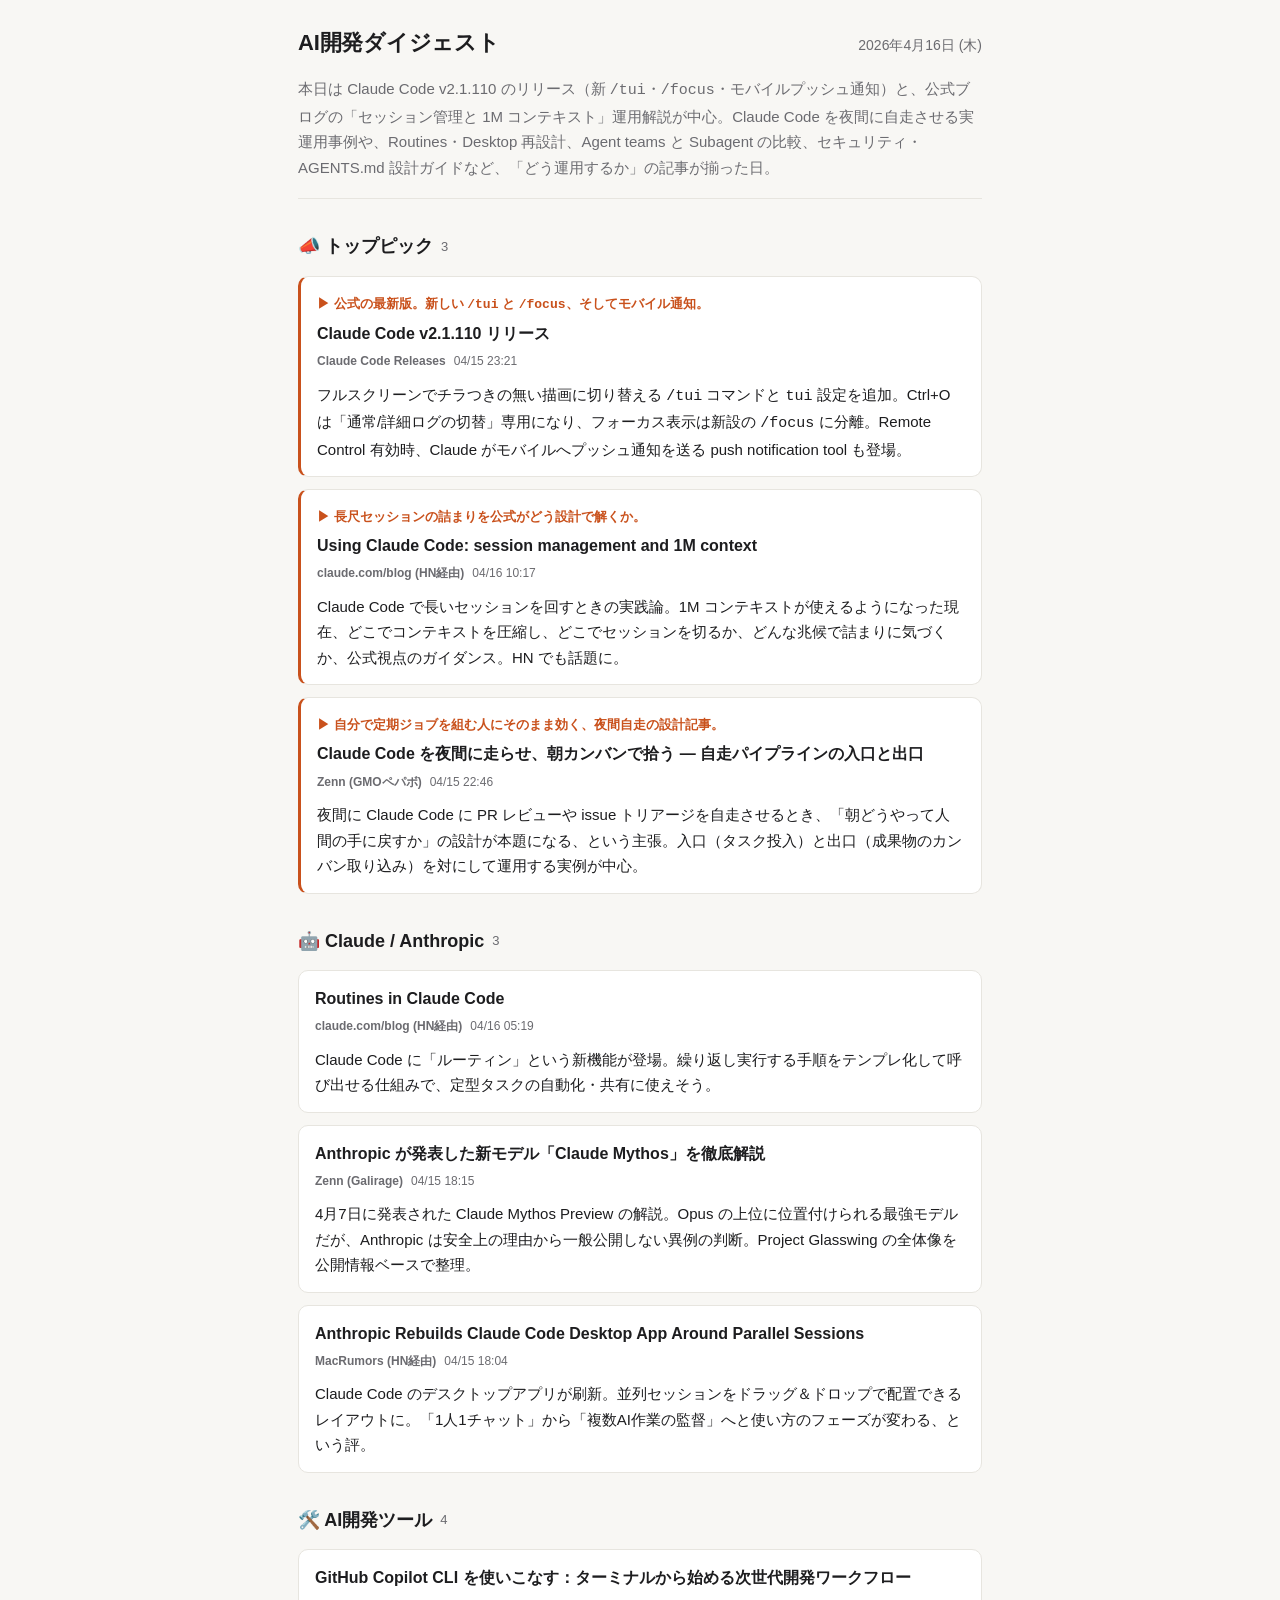
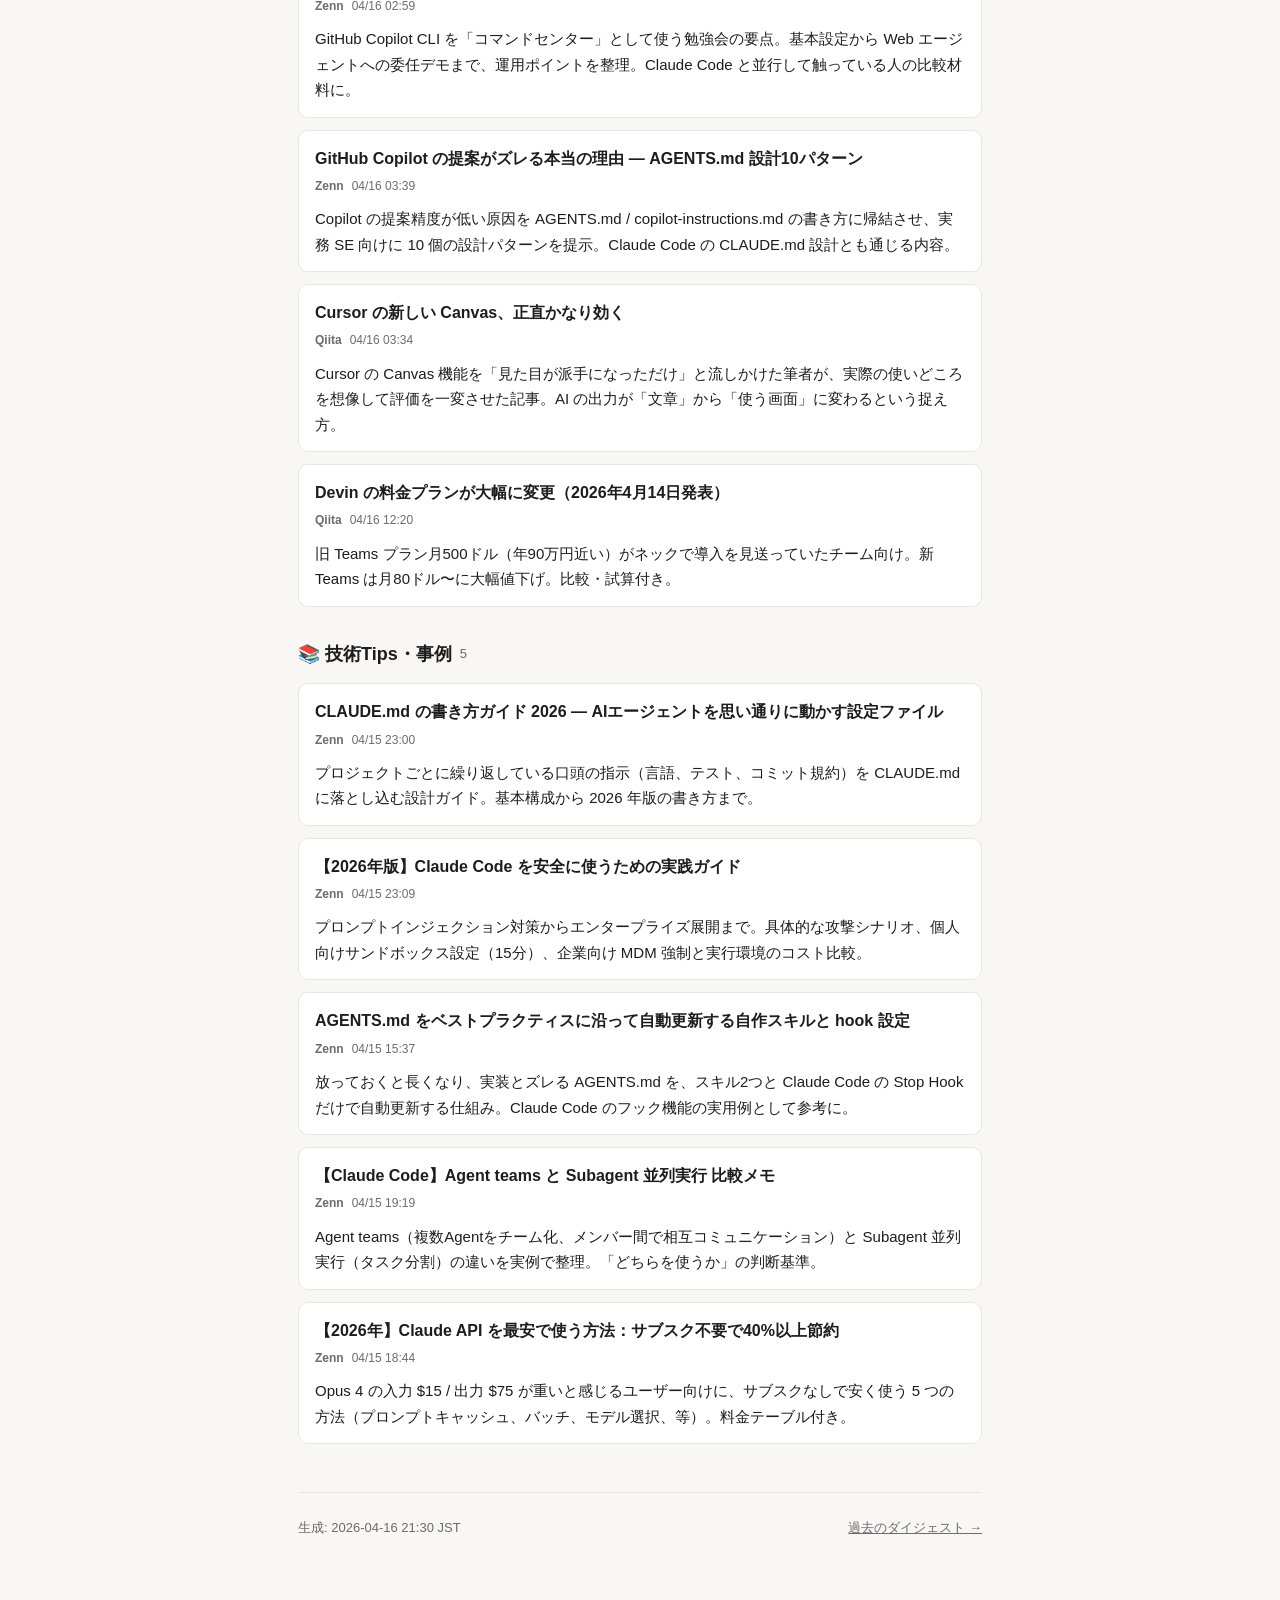
<file: docs/index.html>
<!doctype html>
<html lang="ja">
<head>
<meta charset="utf-8">
<meta name="viewport" content="width=device-width,initial-scale=1,viewport-fit=cover">
<meta name="theme-color" content="#c9511c" media="(prefers-color-scheme: light)">
<meta name="theme-color" content="#16171a" media="(prefers-color-scheme: dark)">
<title>2026-04-16 の AI開発ダイジェスト</title>
<link rel="stylesheet" href="./style.css">
</head>
<body>
<div class="container">

<header class="site">
  <h1>AI開発ダイジェスト</h1>
  <div class="date">2026年4月16日 (木)</div>
</header>

<p class="lede">本日は Claude Code v2.1.110 のリリース（新 <code>/tui</code>・<code>/focus</code>・モバイルプッシュ通知）と、公式ブログの「セッション管理と 1M コンテキスト」運用解説が中心。Claude Code を夜間に自走させる実運用事例や、Routines・Desktop 再設計、Agent teams と Subagent の比較、セキュリティ・AGENTS.md 設計ガイドなど、「どう運用するか」の記事が揃った日。</p>

<section class="block">
  <h2>📣 トップピック <span class="count">3</span></h2>

  <article class="item pick">
    <div class="pick-note">▶ 公式の最新版。新しい <code>/tui</code> と <code>/focus</code>、そしてモバイル通知。</div>
    <h3><a href="https://github.com/anthropics/claude-code/releases/tag/v2.1.110" target="_blank" rel="noopener">Claude Code v2.1.110 リリース</a></h3>
    <div class="meta"><span class="source">Claude Code Releases</span><span>04/15 23:21</span></div>
    <p class="body">フルスクリーンでチラつきの無い描画に切り替える <code>/tui</code> コマンドと <code>tui</code> 設定を追加。Ctrl+O は「通常/詳細ログの切替」専用になり、フォーカス表示は新設の <code>/focus</code> に分離。Remote Control 有効時、Claude がモバイルへプッシュ通知を送る push notification tool も登場。</p>
  </article>

  <article class="item pick">
    <div class="pick-note">▶ 長尺セッションの詰まりを公式がどう設計で解くか。</div>
    <h3><a href="https://claude.com/blog/using-claude-code-session-management-and-1m-context" target="_blank" rel="noopener">Using Claude Code: session management and 1M context</a></h3>
    <div class="meta"><span class="source">claude.com/blog (HN経由)</span><span>04/16 10:17</span></div>
    <p class="body">Claude Code で長いセッションを回すときの実践論。1M コンテキストが使えるようになった現在、どこでコンテキストを圧縮し、どこでセッションを切るか、どんな兆候で詰まりに気づくか、公式視点のガイダンス。HN でも話題に。</p>
  </article>

  <article class="item pick">
    <div class="pick-note">▶ 自分で定期ジョブを組む人にそのまま効く、夜間自走の設計記事。</div>
    <h3><a href="https://zenn.dev/pepabo/articles/claude-code-night-autopilot-kanban-loop" target="_blank" rel="noopener">Claude Code を夜間に走らせ、朝カンバンで拾う — 自走パイプラインの入口と出口</a></h3>
    <div class="meta"><span class="source">Zenn (GMOペパボ)</span><span>04/15 22:46</span></div>
    <p class="body">夜間に Claude Code に PR レビューや issue トリアージを自走させるとき、「朝どうやって人間の手に戻すか」の設計が本題になる、という主張。入口（タスク投入）と出口（成果物のカンバン取り込み）を対にして運用する実例が中心。</p>
  </article>
</section>

<section class="block">
  <h2>🤖 Claude / Anthropic <span class="count">3</span></h2>

  <article class="item">
    <h3><a href="https://claude.com/blog/introducing-routines-in-claude-code" target="_blank" rel="noopener">Routines in Claude Code</a></h3>
    <div class="meta"><span class="source">claude.com/blog (HN経由)</span><span>04/16 05:19</span></div>
    <p class="body">Claude Code に「ルーティン」という新機能が登場。繰り返し実行する手順をテンプレ化して呼び出せる仕組みで、定型タスクの自動化・共有に使えそう。</p>
  </article>

  <article class="item">
    <h3><a href="https://zenn.dev/galirage/articles/claude-mythos-preview" target="_blank" rel="noopener">Anthropic が発表した新モデル「Claude Mythos」を徹底解説</a></h3>
    <div class="meta"><span class="source">Zenn (Galirage)</span><span>04/15 18:15</span></div>
    <p class="body">4月7日に発表された Claude Mythos Preview の解説。Opus の上位に位置付けられる最強モデルだが、Anthropic は安全上の理由から一般公開しない異例の判断。Project Glasswing の全体像を公開情報ベースで整理。</p>
  </article>

  <article class="item">
    <h3><a href="https://www.macrumors.com/2026/04/15/anthropic-rebuilds-claude-code-desktop-app/" target="_blank" rel="noopener">Anthropic Rebuilds Claude Code Desktop App Around Parallel Sessions</a></h3>
    <div class="meta"><span class="source">MacRumors (HN経由)</span><span>04/15 18:04</span></div>
    <p class="body">Claude Code のデスクトップアプリが刷新。並列セッションをドラッグ＆ドロップで配置できるレイアウトに。「1人1チャット」から「複数AI作業の監督」へと使い方のフェーズが変わる、という評。</p>
  </article>
</section>

<section class="block">
  <h2>🛠️ AI開発ツール <span class="count">4</span></h2>

  <article class="item">
    <h3><a href="https://zenn.dev/program_kitchen/articles/github_copilot_cli" target="_blank" rel="noopener">GitHub Copilot CLI を使いこなす：ターミナルから始める次世代開発ワークフロー</a></h3>
    <div class="meta"><span class="source">Zenn</span><span>04/16 02:59</span></div>
    <p class="body">GitHub Copilot CLI を「コマンドセンター」として使う勉強会の要点。基本設定から Web エージェントへの委任デモまで、運用ポイントを整理。Claude Code と並行して触っている人の比較材料に。</p>
  </article>

  <article class="item">
    <h3><a href="https://zenn.dev/gk3/articles/20260415-github-copilot-agentsmd-10" target="_blank" rel="noopener">GitHub Copilot の提案がズレる本当の理由 ― AGENTS.md 設計10パターン</a></h3>
    <div class="meta"><span class="source">Zenn</span><span>04/16 03:39</span></div>
    <p class="body">Copilot の提案精度が低い原因を AGENTS.md / copilot-instructions.md の書き方に帰結させ、実務 SE 向けに 10 個の設計パターンを提示。Claude Code の CLAUDE.md 設計とも通じる内容。</p>
  </article>

  <article class="item">
    <h3><a href="https://qiita.com/taketsuyo/items/fc4b8f8e1038b4e14aa4" target="_blank" rel="noopener">Cursor の新しい Canvas、正直かなり効く</a></h3>
    <div class="meta"><span class="source">Qiita</span><span>04/16 03:34</span></div>
    <p class="body">Cursor の Canvas 機能を「見た目が派手になっただけ」と流しかけた筆者が、実際の使いどころを想像して評価を一変させた記事。AI の出力が「文章」から「使う画面」に変わるという捉え方。</p>
  </article>

  <article class="item">
    <h3><a href="https://qiita.com/startdevin/items/2936281fc93cce463318" target="_blank" rel="noopener">Devin の料金プランが大幅に変更（2026年4月14日発表）</a></h3>
    <div class="meta"><span class="source">Qiita</span><span>04/16 12:20</span></div>
    <p class="body">旧 Teams プラン月500ドル（年90万円近い）がネックで導入を見送っていたチーム向け。新 Teams は月80ドル〜に大幅値下げ。比較・試算付き。</p>
  </article>
</section>

<section class="block">
  <h2>📚 技術Tips・事例 <span class="count">5</span></h2>

  <article class="item">
    <h3><a href="https://zenn.dev/joinclass/articles/claude-md-design-guide-2026" target="_blank" rel="noopener">CLAUDE.md の書き方ガイド 2026 — AIエージェントを思い通りに動かす設定ファイル</a></h3>
    <div class="meta"><span class="source">Zenn</span><span>04/15 23:00</span></div>
    <p class="body">プロジェクトごとに繰り返している口頭の指示（言語、テスト、コミット規約）を CLAUDE.md に落とし込む設計ガイド。基本構成から 2026 年版の書き方まで。</p>
  </article>

  <article class="item">
    <h3><a href="https://zenn.dev/okikusan/articles/35b08599c82bb2" target="_blank" rel="noopener">【2026年版】Claude Code を安全に使うための実践ガイド</a></h3>
    <div class="meta"><span class="source">Zenn</span><span>04/15 23:09</span></div>
    <p class="body">プロンプトインジェクション対策からエンタープライズ展開まで。具体的な攻撃シナリオ、個人向けサンドボックス設定（15分）、企業向け MDM 強制と実行環境のコスト比較。</p>
  </article>

  <article class="item">
    <h3><a href="https://zenn.dev/ryonakae/articles/338f63fb030267" target="_blank" rel="noopener">AGENTS.md をベストプラクティスに沿って自動更新する自作スキルと hook 設定</a></h3>
    <div class="meta"><span class="source">Zenn</span><span>04/15 15:37</span></div>
    <p class="body">放っておくと長くなり、実装とズレる AGENTS.md を、スキル2つと Claude Code の Stop Hook だけで自動更新する仕組み。Claude Code のフック機能の実用例として参考に。</p>
  </article>

  <article class="item">
    <h3><a href="https://zenn.dev/chiakidayo/articles/agent-teams-subagent-comparison" target="_blank" rel="noopener">【Claude Code】Agent teams と Subagent 並列実行 比較メモ</a></h3>
    <div class="meta"><span class="source">Zenn</span><span>04/15 19:19</span></div>
    <p class="body">Agent teams（複数Agentをチーム化、メンバー間で相互コミュニケーション）と Subagent 並列実行（タスク分割）の違いを実例で整理。「どちらを使うか」の判断基準。</p>
  </article>

  <article class="item">
    <h3><a href="https://zenn.dev/xujfcn/articles/claude-api-cheap-guide-2026" target="_blank" rel="noopener">【2026年】Claude API を最安で使う方法：サブスク不要で40%以上節約</a></h3>
    <div class="meta"><span class="source">Zenn</span><span>04/15 18:44</span></div>
    <p class="body">Opus 4 の入力 $15 / 出力 $75 が重いと感じるユーザー向けに、サブスクなしで安く使う 5 つの方法（プロンプトキャッシュ、バッチ、モデル選択、等）。料金テーブル付き。</p>
  </article>
</section>

<footer class="site">
  <span>生成: 2026-04-16 21:30 JST</span>
  <a href="./">過去のダイジェスト →</a>
</footer>

</div>
</body>
</html>
</file>
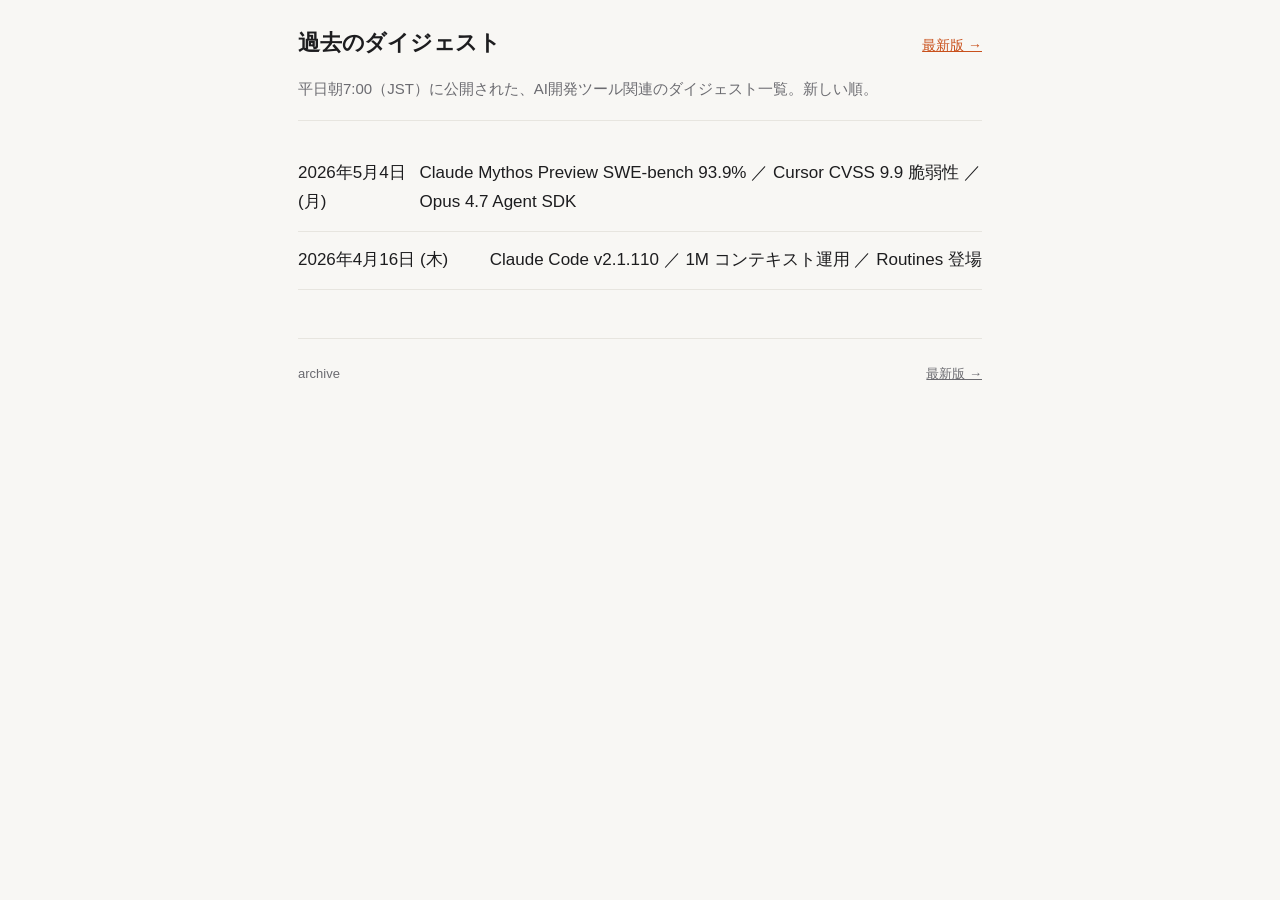
<file: docs/archive/index.html>
<!doctype html>
<html lang="ja">
<head>
<meta charset="utf-8">
<meta name="viewport" content="width=device-width,initial-scale=1,viewport-fit=cover">
<meta name="theme-color" content="#c9511c" media="(prefers-color-scheme: light)">
<meta name="theme-color" content="#16171a" media="(prefers-color-scheme: dark)">
<title>過去のダイジェスト</title>
<link rel="stylesheet" href="../style.css">
</head>
<body>
<div class="container">

<header class="site">
  <h1>過去のダイジェスト</h1>
  <div class="date"><a href="../">最新版 →</a></div>
</header>

<p class="lede">平日朝7:00（JST）に公開された、AI開発ツール関連のダイジェスト一覧。新しい順。</p>

<ul class="archive-list">
  <li><a href="./2026-05-04.html"><span>2026年5月4日 (月)</span><span>Claude Mythos Preview SWE-bench 93.9% ／ Cursor CVSS 9.9 脆弱性 ／ Opus 4.7 Agent SDK</span></a></li>
  <li><a href="./2026-04-16.html"><span>2026年4月16日 (木)</span><span>Claude Code v2.1.110 ／ 1M コンテキスト運用 ／ Routines 登場</span></a></li>
</ul>

<footer class="site">
  <span>archive</span>
  <a href="../">最新版 →</a>
</footer>

</div>
</body>
</html>
</file>
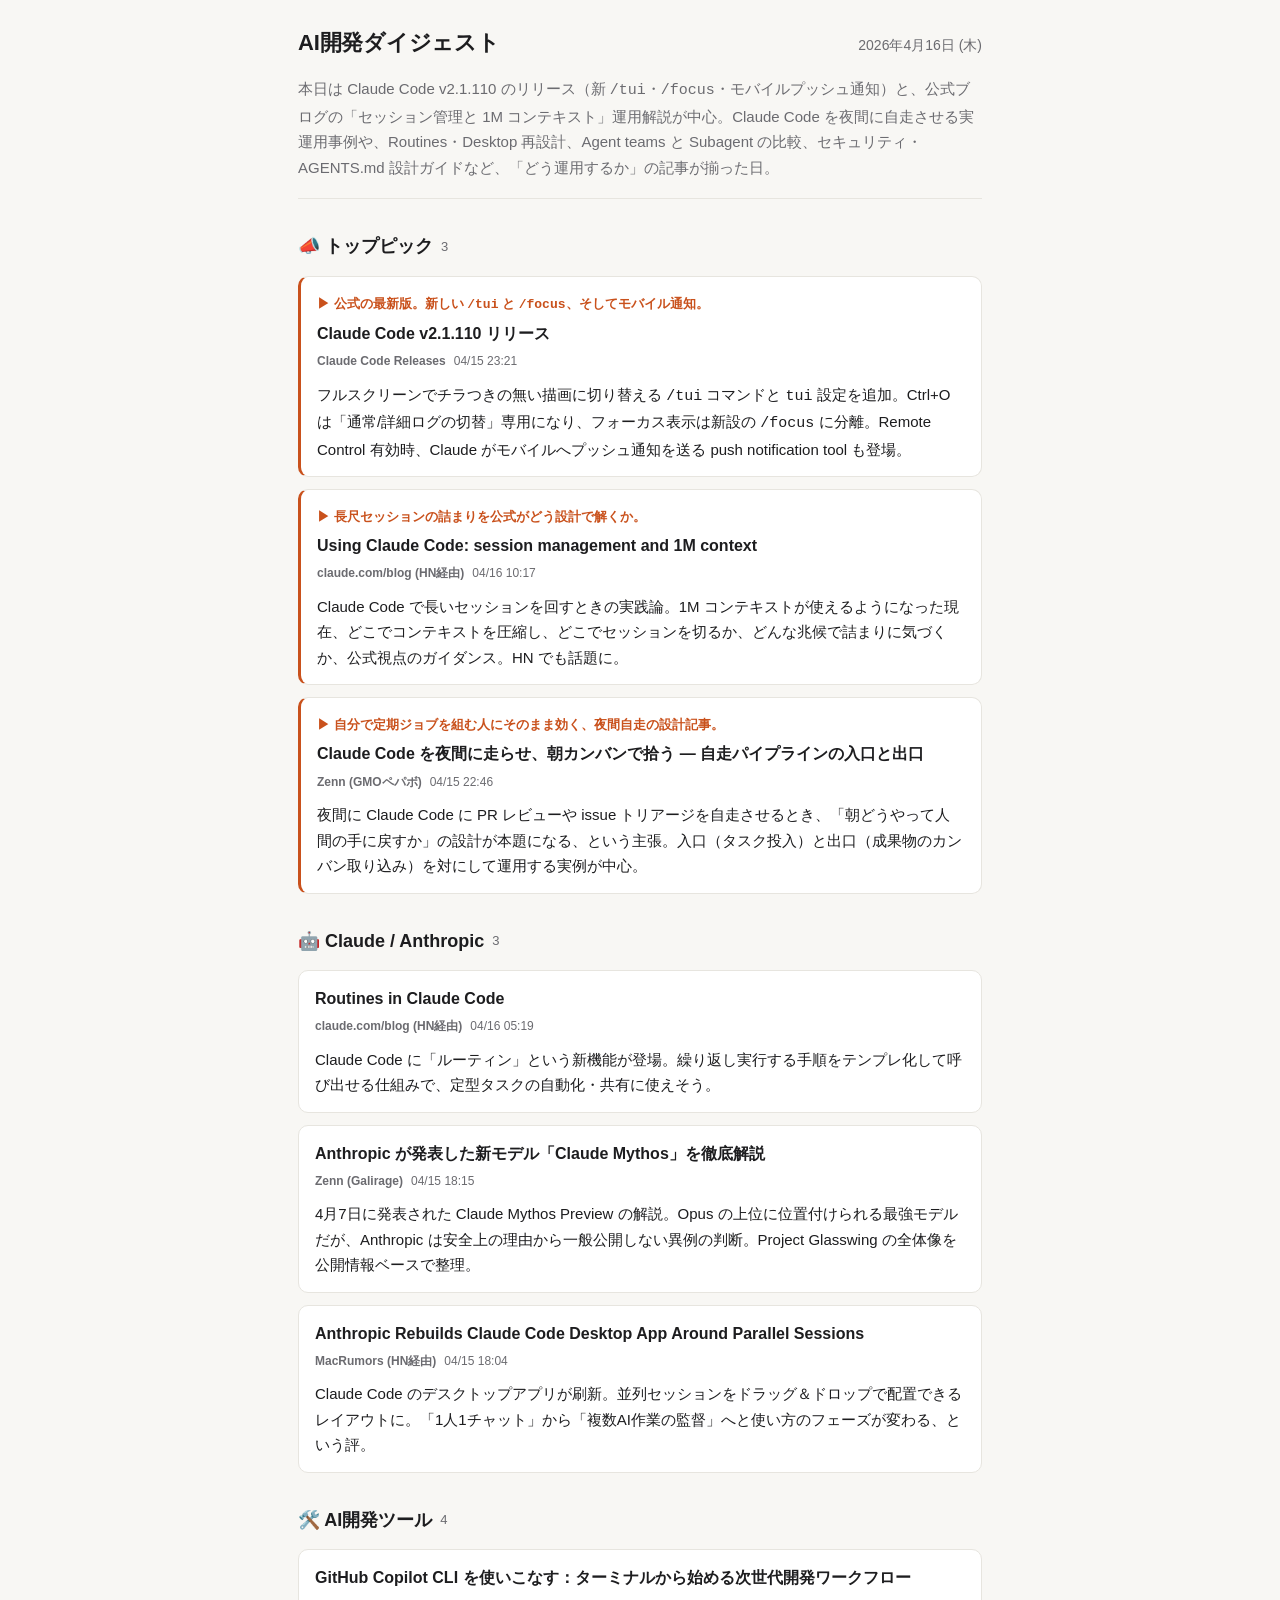
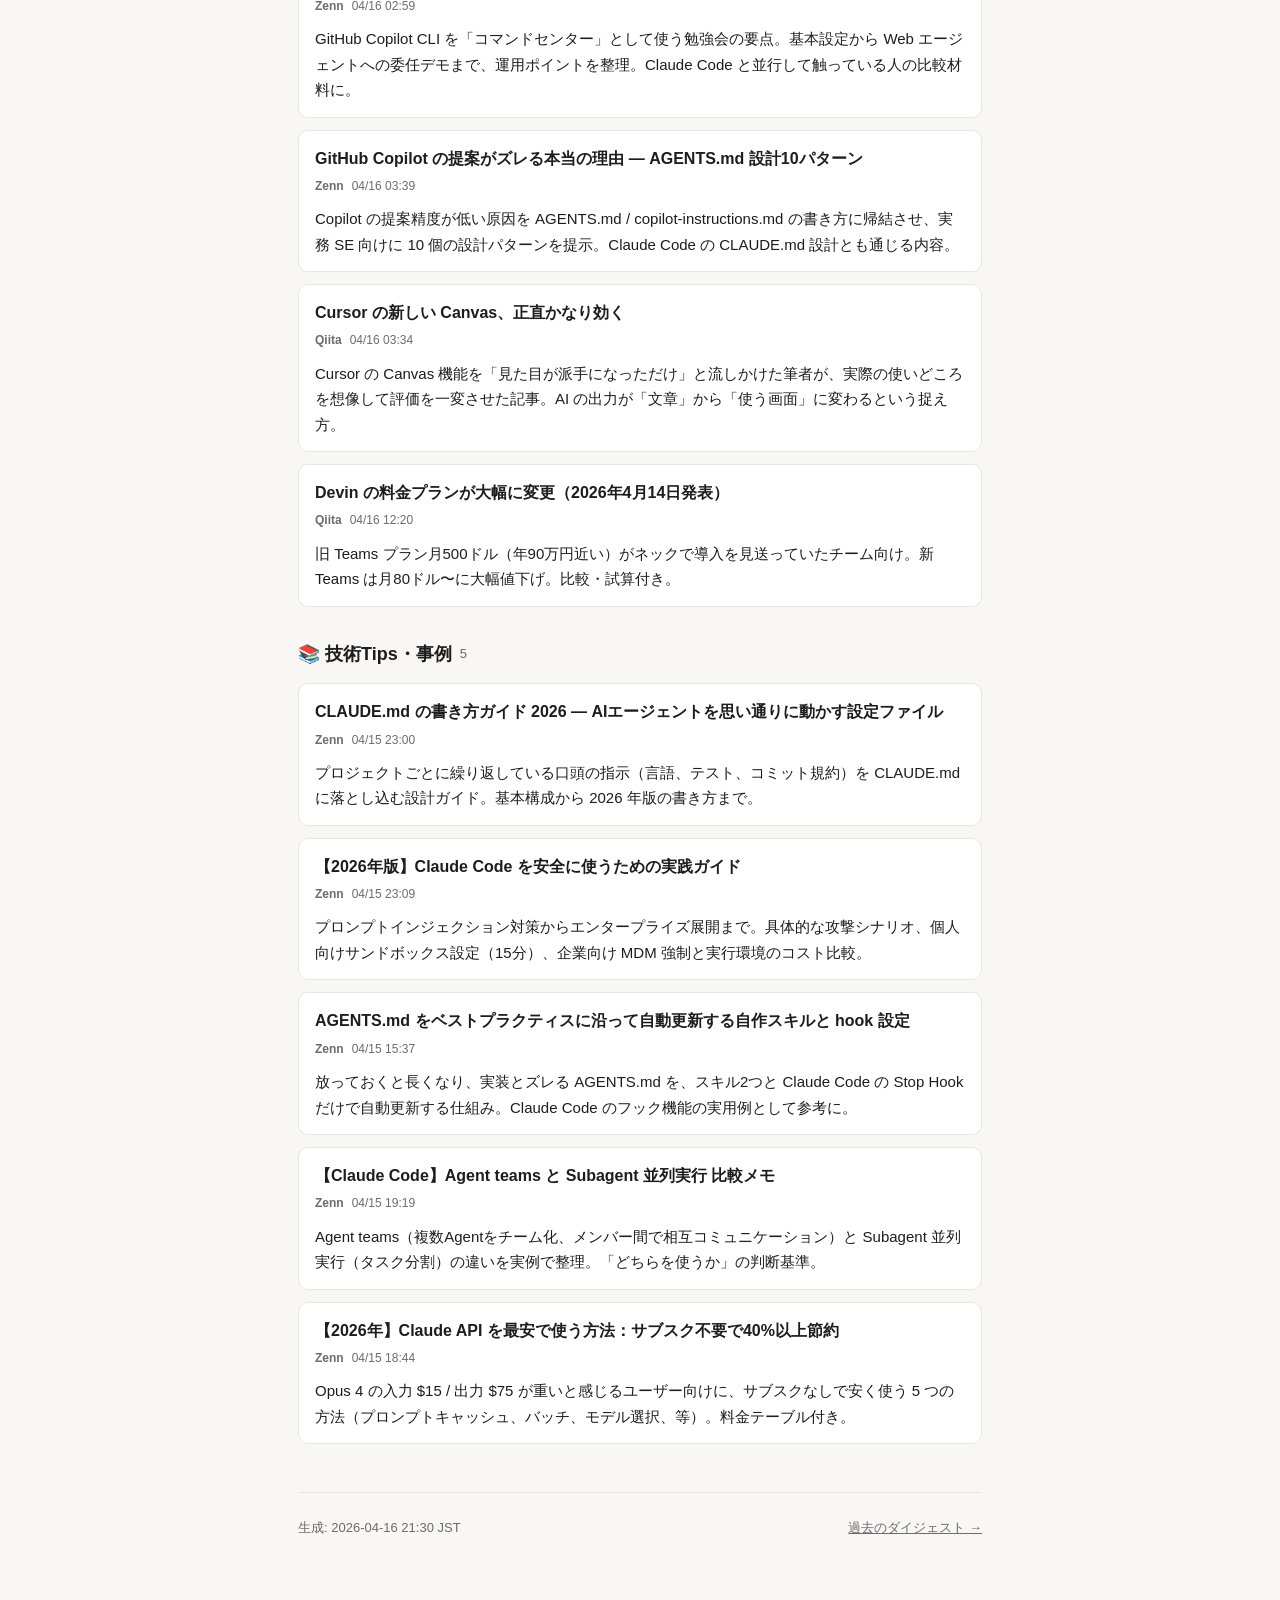
<file: docs/archive/2026-04-16.html>
<!doctype html>
<html lang="ja">
<head>
<meta charset="utf-8">
<meta name="viewport" content="width=device-width,initial-scale=1,viewport-fit=cover">
<meta name="theme-color" content="#c9511c" media="(prefers-color-scheme: light)">
<meta name="theme-color" content="#16171a" media="(prefers-color-scheme: dark)">
<title>2026-04-16 の AI開発ダイジェスト</title>
<link rel="stylesheet" href="../style.css">
</head>
<body>
<div class="container">

<header class="site">
  <h1>AI開発ダイジェスト</h1>
  <div class="date">2026年4月16日 (木)</div>
</header>

<p class="lede">本日は Claude Code v2.1.110 のリリース（新 <code>/tui</code>・<code>/focus</code>・モバイルプッシュ通知）と、公式ブログの「セッション管理と 1M コンテキスト」運用解説が中心。Claude Code を夜間に自走させる実運用事例や、Routines・Desktop 再設計、Agent teams と Subagent の比較、セキュリティ・AGENTS.md 設計ガイドなど、「どう運用するか」の記事が揃った日。</p>

<section class="block">
  <h2>📣 トップピック <span class="count">3</span></h2>

  <article class="item pick">
    <div class="pick-note">▶ 公式の最新版。新しい <code>/tui</code> と <code>/focus</code>、そしてモバイル通知。</div>
    <h3><a href="https://github.com/anthropics/claude-code/releases/tag/v2.1.110" target="_blank" rel="noopener">Claude Code v2.1.110 リリース</a></h3>
    <div class="meta"><span class="source">Claude Code Releases</span><span>04/15 23:21</span></div>
    <p class="body">フルスクリーンでチラつきの無い描画に切り替える <code>/tui</code> コマンドと <code>tui</code> 設定を追加。Ctrl+O は「通常/詳細ログの切替」専用になり、フォーカス表示は新設の <code>/focus</code> に分離。Remote Control 有効時、Claude がモバイルへプッシュ通知を送る push notification tool も登場。</p>
  </article>

  <article class="item pick">
    <div class="pick-note">▶ 長尺セッションの詰まりを公式がどう設計で解くか。</div>
    <h3><a href="https://claude.com/blog/using-claude-code-session-management-and-1m-context" target="_blank" rel="noopener">Using Claude Code: session management and 1M context</a></h3>
    <div class="meta"><span class="source">claude.com/blog (HN経由)</span><span>04/16 10:17</span></div>
    <p class="body">Claude Code で長いセッションを回すときの実践論。1M コンテキストが使えるようになった現在、どこでコンテキストを圧縮し、どこでセッションを切るか、どんな兆候で詰まりに気づくか、公式視点のガイダンス。HN でも話題に。</p>
  </article>

  <article class="item pick">
    <div class="pick-note">▶ 自分で定期ジョブを組む人にそのまま効く、夜間自走の設計記事。</div>
    <h3><a href="https://zenn.dev/pepabo/articles/claude-code-night-autopilot-kanban-loop" target="_blank" rel="noopener">Claude Code を夜間に走らせ、朝カンバンで拾う — 自走パイプラインの入口と出口</a></h3>
    <div class="meta"><span class="source">Zenn (GMOペパボ)</span><span>04/15 22:46</span></div>
    <p class="body">夜間に Claude Code に PR レビューや issue トリアージを自走させるとき、「朝どうやって人間の手に戻すか」の設計が本題になる、という主張。入口（タスク投入）と出口（成果物のカンバン取り込み）を対にして運用する実例が中心。</p>
  </article>
</section>

<section class="block">
  <h2>🤖 Claude / Anthropic <span class="count">3</span></h2>

  <article class="item">
    <h3><a href="https://claude.com/blog/introducing-routines-in-claude-code" target="_blank" rel="noopener">Routines in Claude Code</a></h3>
    <div class="meta"><span class="source">claude.com/blog (HN経由)</span><span>04/16 05:19</span></div>
    <p class="body">Claude Code に「ルーティン」という新機能が登場。繰り返し実行する手順をテンプレ化して呼び出せる仕組みで、定型タスクの自動化・共有に使えそう。</p>
  </article>

  <article class="item">
    <h3><a href="https://zenn.dev/galirage/articles/claude-mythos-preview" target="_blank" rel="noopener">Anthropic が発表した新モデル「Claude Mythos」を徹底解説</a></h3>
    <div class="meta"><span class="source">Zenn (Galirage)</span><span>04/15 18:15</span></div>
    <p class="body">4月7日に発表された Claude Mythos Preview の解説。Opus の上位に位置付けられる最強モデルだが、Anthropic は安全上の理由から一般公開しない異例の判断。Project Glasswing の全体像を公開情報ベースで整理。</p>
  </article>

  <article class="item">
    <h3><a href="https://www.macrumors.com/2026/04/15/anthropic-rebuilds-claude-code-desktop-app/" target="_blank" rel="noopener">Anthropic Rebuilds Claude Code Desktop App Around Parallel Sessions</a></h3>
    <div class="meta"><span class="source">MacRumors (HN経由)</span><span>04/15 18:04</span></div>
    <p class="body">Claude Code のデスクトップアプリが刷新。並列セッションをドラッグ＆ドロップで配置できるレイアウトに。「1人1チャット」から「複数AI作業の監督」へと使い方のフェーズが変わる、という評。</p>
  </article>
</section>

<section class="block">
  <h2>🛠️ AI開発ツール <span class="count">4</span></h2>

  <article class="item">
    <h3><a href="https://zenn.dev/program_kitchen/articles/github_copilot_cli" target="_blank" rel="noopener">GitHub Copilot CLI を使いこなす：ターミナルから始める次世代開発ワークフロー</a></h3>
    <div class="meta"><span class="source">Zenn</span><span>04/16 02:59</span></div>
    <p class="body">GitHub Copilot CLI を「コマンドセンター」として使う勉強会の要点。基本設定から Web エージェントへの委任デモまで、運用ポイントを整理。Claude Code と並行して触っている人の比較材料に。</p>
  </article>

  <article class="item">
    <h3><a href="https://zenn.dev/gk3/articles/20260415-github-copilot-agentsmd-10" target="_blank" rel="noopener">GitHub Copilot の提案がズレる本当の理由 ― AGENTS.md 設計10パターン</a></h3>
    <div class="meta"><span class="source">Zenn</span><span>04/16 03:39</span></div>
    <p class="body">Copilot の提案精度が低い原因を AGENTS.md / copilot-instructions.md の書き方に帰結させ、実務 SE 向けに 10 個の設計パターンを提示。Claude Code の CLAUDE.md 設計とも通じる内容。</p>
  </article>

  <article class="item">
    <h3><a href="https://qiita.com/taketsuyo/items/fc4b8f8e1038b4e14aa4" target="_blank" rel="noopener">Cursor の新しい Canvas、正直かなり効く</a></h3>
    <div class="meta"><span class="source">Qiita</span><span>04/16 03:34</span></div>
    <p class="body">Cursor の Canvas 機能を「見た目が派手になっただけ」と流しかけた筆者が、実際の使いどころを想像して評価を一変させた記事。AI の出力が「文章」から「使う画面」に変わるという捉え方。</p>
  </article>

  <article class="item">
    <h3><a href="https://qiita.com/startdevin/items/2936281fc93cce463318" target="_blank" rel="noopener">Devin の料金プランが大幅に変更（2026年4月14日発表）</a></h3>
    <div class="meta"><span class="source">Qiita</span><span>04/16 12:20</span></div>
    <p class="body">旧 Teams プラン月500ドル（年90万円近い）がネックで導入を見送っていたチーム向け。新 Teams は月80ドル〜に大幅値下げ。比較・試算付き。</p>
  </article>
</section>

<section class="block">
  <h2>📚 技術Tips・事例 <span class="count">5</span></h2>

  <article class="item">
    <h3><a href="https://zenn.dev/joinclass/articles/claude-md-design-guide-2026" target="_blank" rel="noopener">CLAUDE.md の書き方ガイド 2026 — AIエージェントを思い通りに動かす設定ファイル</a></h3>
    <div class="meta"><span class="source">Zenn</span><span>04/15 23:00</span></div>
    <p class="body">プロジェクトごとに繰り返している口頭の指示（言語、テスト、コミット規約）を CLAUDE.md に落とし込む設計ガイド。基本構成から 2026 年版の書き方まで。</p>
  </article>

  <article class="item">
    <h3><a href="https://zenn.dev/okikusan/articles/35b08599c82bb2" target="_blank" rel="noopener">【2026年版】Claude Code を安全に使うための実践ガイド</a></h3>
    <div class="meta"><span class="source">Zenn</span><span>04/15 23:09</span></div>
    <p class="body">プロンプトインジェクション対策からエンタープライズ展開まで。具体的な攻撃シナリオ、個人向けサンドボックス設定（15分）、企業向け MDM 強制と実行環境のコスト比較。</p>
  </article>

  <article class="item">
    <h3><a href="https://zenn.dev/ryonakae/articles/338f63fb030267" target="_blank" rel="noopener">AGENTS.md をベストプラクティスに沿って自動更新する自作スキルと hook 設定</a></h3>
    <div class="meta"><span class="source">Zenn</span><span>04/15 15:37</span></div>
    <p class="body">放っておくと長くなり、実装とズレる AGENTS.md を、スキル2つと Claude Code の Stop Hook だけで自動更新する仕組み。Claude Code のフック機能の実用例として参考に。</p>
  </article>

  <article class="item">
    <h3><a href="https://zenn.dev/chiakidayo/articles/agent-teams-subagent-comparison" target="_blank" rel="noopener">【Claude Code】Agent teams と Subagent 並列実行 比較メモ</a></h3>
    <div class="meta"><span class="source">Zenn</span><span>04/15 19:19</span></div>
    <p class="body">Agent teams（複数Agentをチーム化、メンバー間で相互コミュニケーション）と Subagent 並列実行（タスク分割）の違いを実例で整理。「どちらを使うか」の判断基準。</p>
  </article>

  <article class="item">
    <h3><a href="https://zenn.dev/xujfcn/articles/claude-api-cheap-guide-2026" target="_blank" rel="noopener">【2026年】Claude API を最安で使う方法：サブスク不要で40%以上節約</a></h3>
    <div class="meta"><span class="source">Zenn</span><span>04/15 18:44</span></div>
    <p class="body">Opus 4 の入力 $15 / 出力 $75 が重いと感じるユーザー向けに、サブスクなしで安く使う 5 つの方法（プロンプトキャッシュ、バッチ、モデル選択、等）。料金テーブル付き。</p>
  </article>
</section>

<footer class="site">
  <span>生成: 2026-04-16 21:30 JST</span>
  <a href="./">過去のダイジェスト →</a>
</footer>

</div>
</body>
</html>
</file>
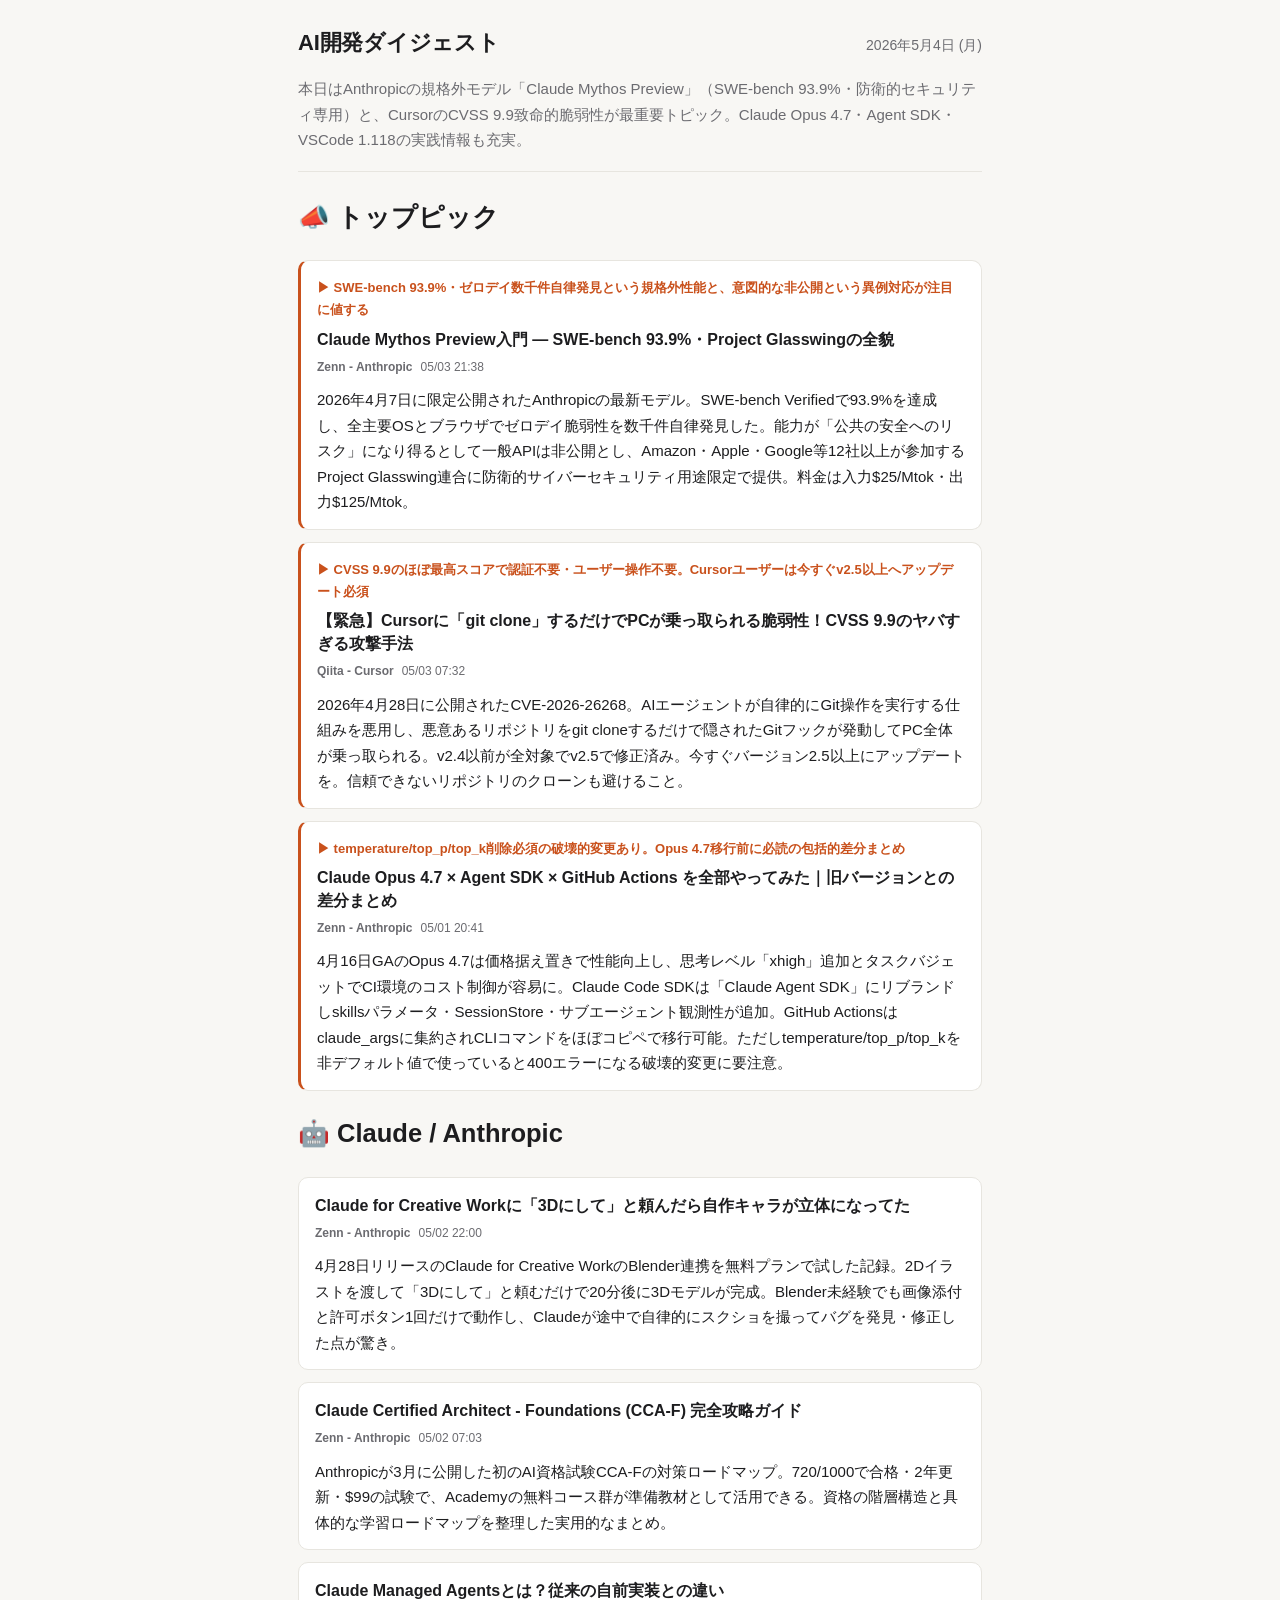
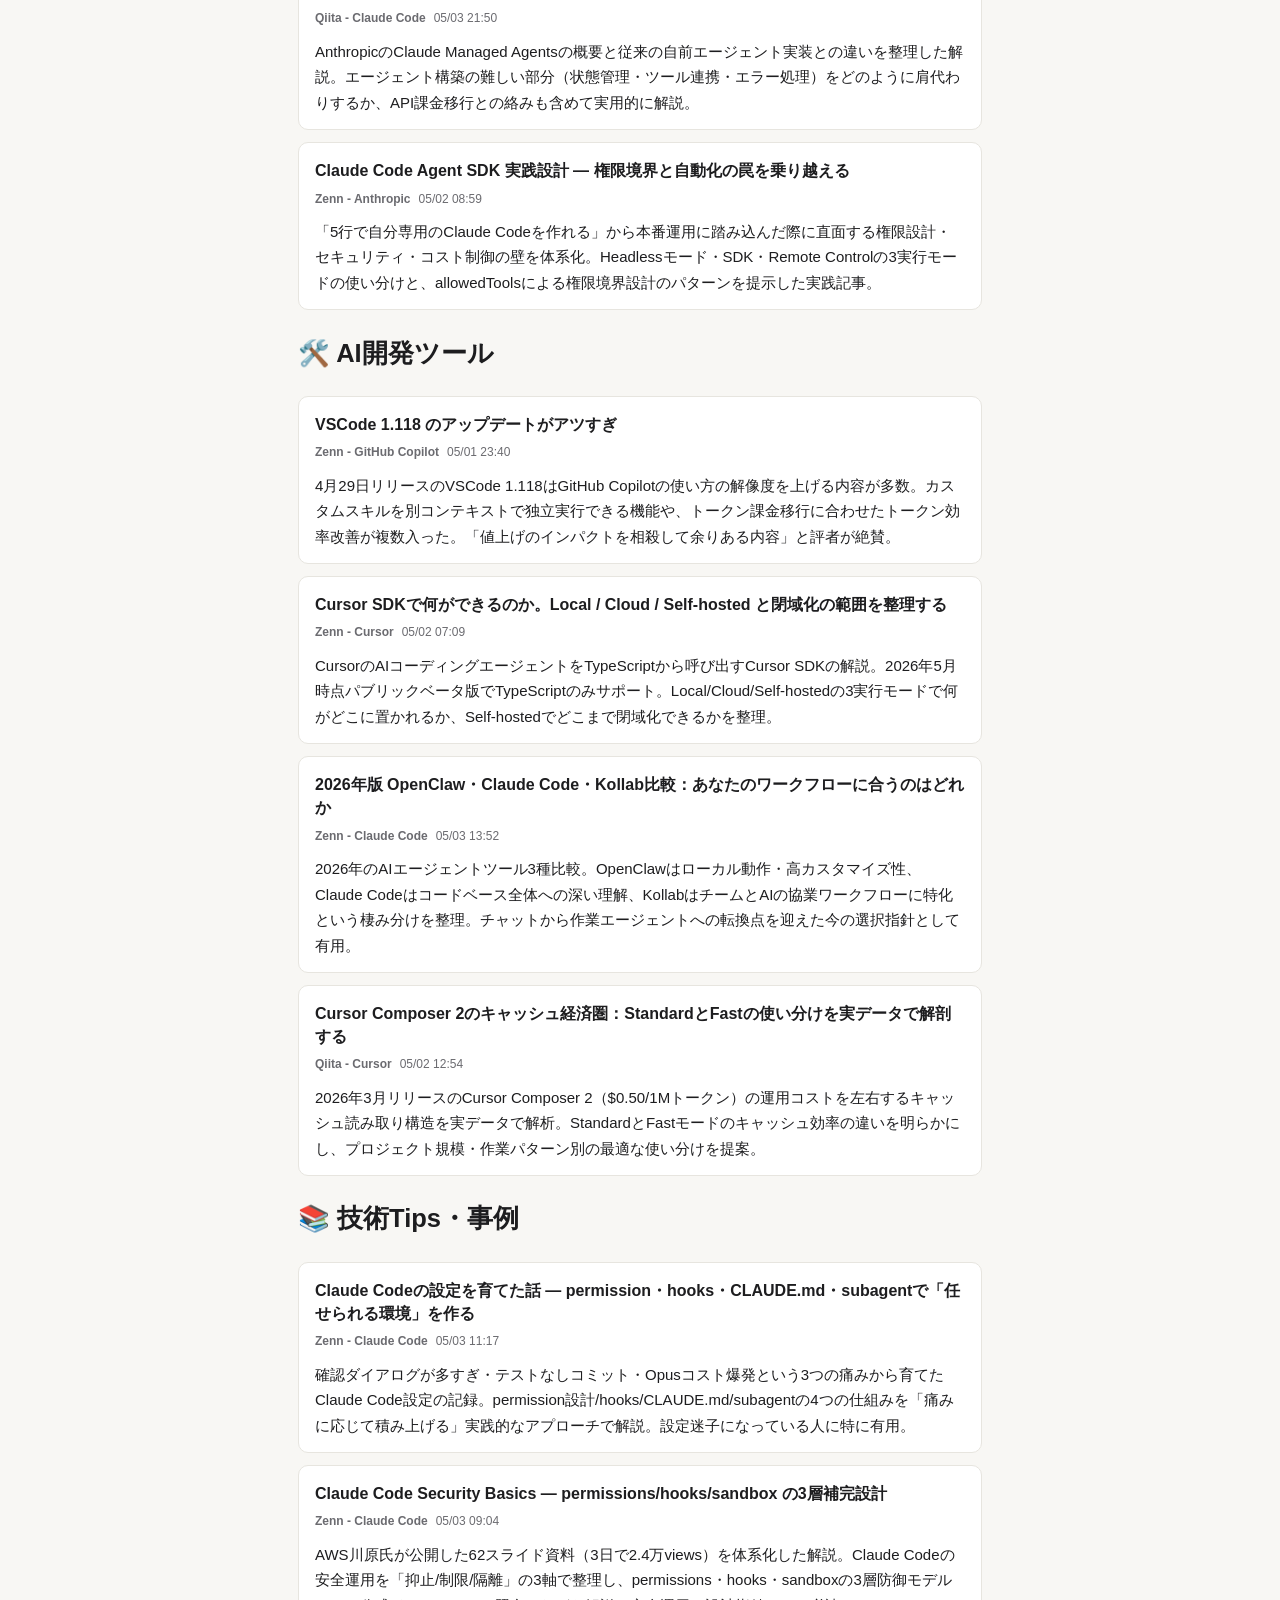
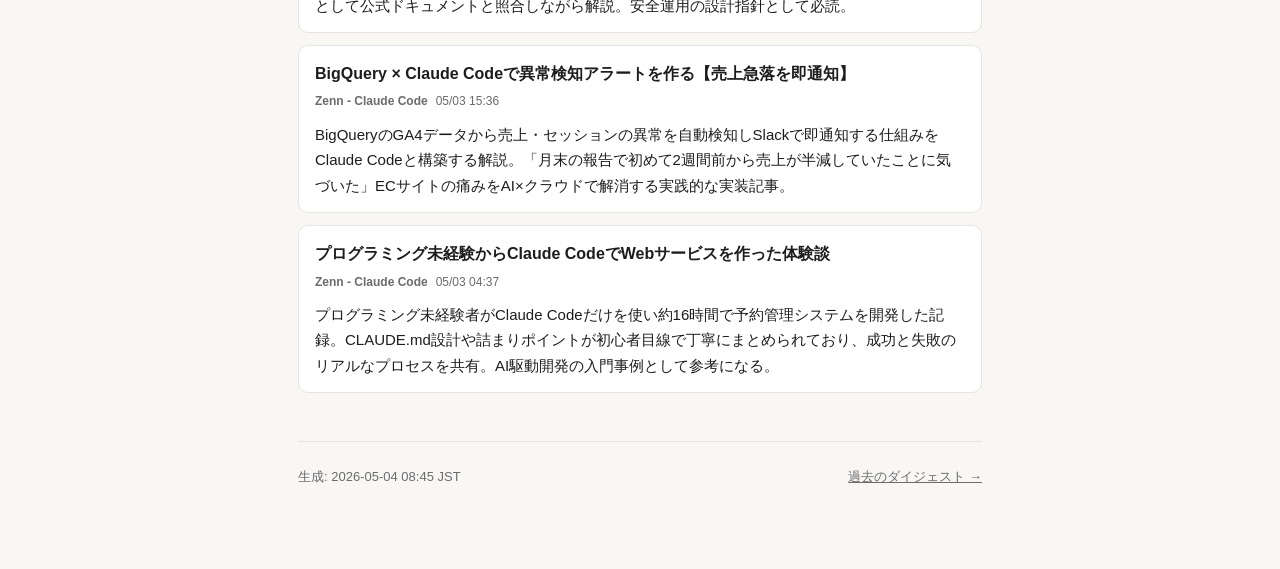
<file: docs/archive/2026-05-04.html>
<!doctype html>
<html lang="ja">
<head>
<meta charset="utf-8">
<meta name="viewport" content="width=device-width,initial-scale=1,viewport-fit=cover">
<meta name="theme-color" content="#c9511c" media="(prefers-color-scheme: light)">
<meta name="theme-color" content="#16171a" media="(prefers-color-scheme: dark)">
<title>2026-05-04 の AI開発ダイジェスト</title>
<link rel="stylesheet" href="../style.css">
</head>
<body>
<div class="container">

<header class="site">
  <h1>AI開発ダイジェスト</h1>
  <div class="date">2026年5月4日 (月)</div>
</header>

<p class="lede">本日はAnthropicの規格外モデル「Claude Mythos Preview」（SWE-bench 93.9%・防衛的セキュリティ専用）と、CursorのCVSS 9.9致命的脆弱性が最重要トピック。Claude Opus 4.7・Agent SDK・VSCode 1.118の実践情報も充実。</p>

<section>
  <h2>📣 トップピック</h2>

  <article class="item pick">
    <div class="pick-note">▶ SWE-bench 93.9%・ゼロデイ数千件自律発見という規格外性能と、意図的な非公開という異例対応が注目に値する</div>
    <h3><a href="https://zenn.dev/kai_kou/articles/204-claude-mythos-preview-project-glasswing-guide" target="_blank" rel="noopener">Claude Mythos Preview入門 — SWE-bench 93.9%・Project Glasswingの全貌</a></h3>
    <div class="meta"><span class="source">Zenn - Anthropic</span><span>05/03 21:38</span></div>
    <p class="body">2026年4月7日に限定公開されたAnthropicの最新モデル。SWE-bench Verifiedで93.9%を達成し、全主要OSとブラウザでゼロデイ脆弱性を数千件自律発見した。能力が「公共の安全へのリスク」になり得るとして一般APIは非公開とし、Amazon・Apple・Google等12社以上が参加するProject Glasswing連合に防衛的サイバーセキュリティ用途限定で提供。料金は入力$25/Mtok・出力$125/Mtok。</p>
  </article>

  <article class="item pick">
    <div class="pick-note">▶ CVSS 9.9のほぼ最高スコアで認証不要・ユーザー操作不要。Cursorユーザーは今すぐv2.5以上へアップデート必須</div>
    <h3><a href="https://qiita.com/emi_ndk/items/8e6607a09cb8ff86c298" target="_blank" rel="noopener">【緊急】Cursorに「git clone」するだけでPCが乗っ取られる脆弱性！CVSS 9.9のヤバすぎる攻撃手法</a></h3>
    <div class="meta"><span class="source">Qiita - Cursor</span><span>05/03 07:32</span></div>
    <p class="body">2026年4月28日に公開されたCVE-2026-26268。AIエージェントが自律的にGit操作を実行する仕組みを悪用し、悪意あるリポジトリをgit cloneするだけで隠されたGitフックが発動してPC全体が乗っ取られる。v2.4以前が全対象でv2.5で修正済み。今すぐバージョン2.5以上にアップデートを。信頼できないリポジトリのクローンも避けること。</p>
  </article>

  <article class="item pick">
    <div class="pick-note">▶ temperature/top_p/top_k削除必須の破壊的変更あり。Opus 4.7移行前に必読の包括的差分まとめ</div>
    <h3><a href="https://zenn.dev/zephel01/articles/ef9765424ad875" target="_blank" rel="noopener">Claude Opus 4.7 × Agent SDK × GitHub Actions を全部やってみた｜旧バージョンとの差分まとめ</a></h3>
    <div class="meta"><span class="source">Zenn - Anthropic</span><span>05/01 20:41</span></div>
    <p class="body">4月16日GAのOpus 4.7は価格据え置きで性能向上し、思考レベル「xhigh」追加とタスクバジェットでCI環境のコスト制御が容易に。Claude Code SDKは「Claude Agent SDK」にリブランドしskillsパラメータ・SessionStore・サブエージェント観測性が追加。GitHub Actionsはclaude_argsに集約されCLIコマンドをほぼコピペで移行可能。ただしtemperature/top_p/top_kを非デフォルト値で使っていると400エラーになる破壊的変更に要注意。</p>
  </article>
</section>

<section>
  <h2>🤖 Claude / Anthropic</h2>

  <article class="item">
    <h3><a href="https://zenn.dev/helloworld/articles/f6729c40541446" target="_blank" rel="noopener">Claude for Creative Workに「3Dにして」と頼んだら自作キャラが立体になってた</a></h3>
    <div class="meta"><span class="source">Zenn - Anthropic</span><span>05/02 22:00</span></div>
    <p class="body">4月28日リリースのClaude for Creative WorkのBlender連携を無料プランで試した記録。2Dイラストを渡して「3Dにして」と頼むだけで20分後に3Dモデルが完成。Blender未経験でも画像添付と許可ボタン1回だけで動作し、Claudeが途中で自律的にスクショを撮ってバグを発見・修正した点が驚き。</p>
  </article>

  <article class="item">
    <h3><a href="https://zenn.dev/acntechjp/articles/40f3ff24064968" target="_blank" rel="noopener">Claude Certified Architect - Foundations (CCA-F) 完全攻略ガイド</a></h3>
    <div class="meta"><span class="source">Zenn - Anthropic</span><span>05/02 07:03</span></div>
    <p class="body">Anthropicが3月に公開した初のAI資格試験CCA-Fの対策ロードマップ。720/1000で合格・2年更新・$99の試験で、Academyの無料コース群が準備教材として活用できる。資格の階層構造と具体的な学習ロードマップを整理した実用的なまとめ。</p>
  </article>

  <article class="item">
    <h3><a href="https://qiita.com/tai0921/items/b542aafa29d363e50510" target="_blank" rel="noopener">Claude Managed Agentsとは？従来の自前実装との違い</a></h3>
    <div class="meta"><span class="source">Qiita - Claude Code</span><span>05/03 21:50</span></div>
    <p class="body">AnthropicのClaude Managed Agentsの概要と従来の自前エージェント実装との違いを整理した解説。エージェント構築の難しい部分（状態管理・ツール連携・エラー処理）をどのように肩代わりするか、API課金移行との絡みも含めて実用的に解説。</p>
  </article>

  <article class="item">
    <h3><a href="https://zenn.dev/miyan/articles/claude-code-agent-sdk-workflow-design-2026" target="_blank" rel="noopener">Claude Code Agent SDK 実践設計 — 権限境界と自動化の罠を乗り越える</a></h3>
    <div class="meta"><span class="source">Zenn - Anthropic</span><span>05/02 08:59</span></div>
    <p class="body">「5行で自分専用のClaude Codeを作れる」から本番運用に踏み込んだ際に直面する権限設計・セキュリティ・コスト制御の壁を体系化。Headlessモード・SDK・Remote Controlの3実行モードの使い分けと、allowedToolsによる権限境界設計のパターンを提示した実践記事。</p>
  </article>
</section>

<section>
  <h2>🛠️ AI開発ツール</h2>

  <article class="item">
    <h3><a href="https://zenn.dev/headwaters/articles/f629e2f92828e7" target="_blank" rel="noopener">VSCode 1.118 のアップデートがアツすぎ</a></h3>
    <div class="meta"><span class="source">Zenn - GitHub Copilot</span><span>05/01 23:40</span></div>
    <p class="body">4月29日リリースのVSCode 1.118はGitHub Copilotの使い方の解像度を上げる内容が多数。カスタムスキルを別コンテキストで独立実行できる機能や、トークン課金移行に合わせたトークン効率改善が複数入った。「値上げのインパクトを相殺して余りある内容」と評者が絶賛。</p>
  </article>

  <article class="item">
    <h3><a href="https://zenn.dev/ropital_dev/articles/b6a8159631bc98" target="_blank" rel="noopener">Cursor SDKで何ができるのか。Local / Cloud / Self-hosted と閉域化の範囲を整理する</a></h3>
    <div class="meta"><span class="source">Zenn - Cursor</span><span>05/02 07:09</span></div>
    <p class="body">CursorのAIコーディングエージェントをTypeScriptから呼び出すCursor SDKの解説。2026年5月時点パブリックベータ版でTypeScriptのみサポート。Local/Cloud/Self-hostedの3実行モードで何がどこに置かれるか、Self-hostedでどこまで閉域化できるかを整理。</p>
  </article>

  <article class="item">
    <h3><a href="https://zenn.dev/kollab/articles/3987681e681675" target="_blank" rel="noopener">2026年版 OpenClaw・Claude Code・Kollab比較：あなたのワークフローに合うのはどれか</a></h3>
    <div class="meta"><span class="source">Zenn - Claude Code</span><span>05/03 13:52</span></div>
    <p class="body">2026年のAIエージェントツール3種比較。OpenClawはローカル動作・高カスタマイズ性、Claude Codeはコードベース全体への深い理解、KollabはチームとAIの協業ワークフローに特化という棲み分けを整理。チャットから作業エージェントへの転換点を迎えた今の選択指針として有用。</p>
  </article>

  <article class="item">
    <h3><a href="https://qiita.com/toyama0919/items/d10210955d1b26ff369f" target="_blank" rel="noopener">Cursor Composer 2のキャッシュ経済圏：StandardとFastの使い分けを実データで解剖する</a></h3>
    <div class="meta"><span class="source">Qiita - Cursor</span><span>05/02 12:54</span></div>
    <p class="body">2026年3月リリースのCursor Composer 2（$0.50/1Mトークン）の運用コストを左右するキャッシュ読み取り構造を実データで解析。StandardとFastモードのキャッシュ効率の違いを明らかにし、プロジェクト規模・作業パターン別の最適な使い分けを提案。</p>
  </article>
</section>

<section>
  <h2>📚 技術Tips・事例</h2>

  <article class="item">
    <h3><a href="https://zenn.dev/yt8220/articles/f0465e79d0abd9" target="_blank" rel="noopener">Claude Codeの設定を育てた話 — permission・hooks・CLAUDE.md・subagentで「任せられる環境」を作る</a></h3>
    <div class="meta"><span class="source">Zenn - Claude Code</span><span>05/03 11:17</span></div>
    <p class="body">確認ダイアログが多すぎ・テストなしコミット・Opusコスト爆発という3つの痛みから育てたClaude Code設定の記録。permission設計/hooks/CLAUDE.md/subagentの4つの仕組みを「痛みに応じて積み上げる」実践的なアプローチで解説。設定迷子になっている人に特に有用。</p>
  </article>

  <article class="item">
    <h3><a href="https://zenn.dev/trailfusionai/articles/ai-news-20260427071327-7b032f" target="_blank" rel="noopener">Claude Code Security Basics — permissions/hooks/sandbox の3層補完設計</a></h3>
    <div class="meta"><span class="source">Zenn - Claude Code</span><span>05/03 09:04</span></div>
    <p class="body">AWS川原氏が公開した62スライド資料（3日で2.4万views）を体系化した解説。Claude Codeの安全運用を「抑止/制限/隔離」の3軸で整理し、permissions・hooks・sandboxの3層防御モデルとして公式ドキュメントと照合しながら解説。安全運用の設計指針として必読。</p>
  </article>

  <article class="item">
    <h3><a href="https://zenn.dev/web_benriya/articles/bigquery-claude-code-anomaly-detection-alert" target="_blank" rel="noopener">BigQuery × Claude Codeで異常検知アラートを作る【売上急落を即通知】</a></h3>
    <div class="meta"><span class="source">Zenn - Claude Code</span><span>05/03 15:36</span></div>
    <p class="body">BigQueryのGA4データから売上・セッションの異常を自動検知しSlackで即通知する仕組みをClaude Codeと構築する解説。「月末の報告で初めて2週間前から売上が半減していたことに気づいた」ECサイトの痛みをAI×クラウドで解消する実践的な実装記事。</p>
  </article>

  <article class="item">
    <h3><a href="https://zenn.dev/rcn_article/articles/rc-zero-to-web-service" target="_blank" rel="noopener">プログラミング未経験からClaude CodeでWebサービスを作った体験談</a></h3>
    <div class="meta"><span class="source">Zenn - Claude Code</span><span>05/03 04:37</span></div>
    <p class="body">プログラミング未経験者がClaude Codeだけを使い約16時間で予約管理システムを開発した記録。CLAUDE.md設計や詰まりポイントが初心者目線で丁寧にまとめられており、成功と失敗のリアルなプロセスを共有。AI駆動開発の入門事例として参考になる。</p>
  </article>
</section>

<footer class="site">
  <span>生成: 2026-05-04 08:45 JST</span>
  <a href="../archive/">過去のダイジェスト →</a>
</footer>

</div>
</body>
</html>
</file>
<file: docs/style.css>
/* モバイルファースト。max-width 720px で中央寄せ、本文 18px */

:root {
  --bg: #f8f7f4;
  --surface: #ffffff;
  --text: #1d1d1f;
  --text-muted: #6b6b70;
  --accent: #c9511c;
  --border: #e7e5df;
  --code-bg: #f1efe9;
}

@media (prefers-color-scheme: dark) {
  :root {
    --bg: #16171a;
    --surface: #1f2024;
    --text: #ececec;
    --text-muted: #9a9aa0;
    --accent: #ff8b5a;
    --border: #2d2e33;
    --code-bg: #26272c;
  }
}

* { box-sizing: border-box; }

html { -webkit-text-size-adjust: 100%; }

body {
  margin: 0;
  font-family: -apple-system, BlinkMacSystemFont, "Helvetica Neue",
    "Hiragino Sans", "Yu Gothic UI", "Meiryo", sans-serif;
  font-size: 17px;
  line-height: 1.7;
  color: var(--text);
  background: var(--bg);
  -webkit-font-smoothing: antialiased;
}

.container {
  max-width: 720px;
  margin: 0 auto;
  padding: 24px 18px 80px;
}

header.site {
  display: flex;
  justify-content: space-between;
  align-items: baseline;
  gap: 12px;
  margin-bottom: 8px;
  flex-wrap: wrap;
}

header.site h1 {
  font-size: 22px;
  margin: 0;
  font-weight: 700;
  letter-spacing: -0.01em;
}

header.site .date {
  color: var(--text-muted);
  font-size: 14px;
  font-variant-numeric: tabular-nums;
}

.lede {
  color: var(--text-muted);
  font-size: 15px;
  border-bottom: 1px solid var(--border);
  padding-bottom: 18px;
  margin-bottom: 24px;
}

section.block {
  margin: 32px 0;
}

section.block > h2 {
  font-size: 18px;
  margin: 0 0 14px;
  font-weight: 700;
  display: flex;
  align-items: center;
  gap: 8px;
}

section.block > h2 .count {
  color: var(--text-muted);
  font-size: 13px;
  font-weight: 500;
}

article.item {
  background: var(--surface);
  border: 1px solid var(--border);
  border-radius: 10px;
  padding: 16px 16px 14px;
  margin-bottom: 12px;
}

article.item h3 {
  font-size: 16px;
  margin: 0 0 6px;
  line-height: 1.45;
  font-weight: 600;
}

article.item h3 a {
  color: var(--text);
  text-decoration: none;
}

article.item h3 a:active,
article.item h3 a:hover {
  color: var(--accent);
}

article.item .meta {
  font-size: 12px;
  color: var(--text-muted);
  margin-bottom: 10px;
  display: flex;
  gap: 8px;
  flex-wrap: wrap;
}

article.item .meta .source {
  font-weight: 600;
}

article.item p.body {
  margin: 0;
  font-size: 15px;
  line-height: 1.7;
  color: var(--text);
}

article.item.pick {
  border-left: 3px solid var(--accent);
}

article.item.pick .pick-note {
  font-size: 13px;
  color: var(--accent);
  font-weight: 600;
  margin-bottom: 6px;
}

footer.site {
  margin-top: 48px;
  padding-top: 24px;
  border-top: 1px solid var(--border);
  font-size: 13px;
  color: var(--text-muted);
  display: flex;
  justify-content: space-between;
  flex-wrap: wrap;
  gap: 12px;
}

footer.site a { color: var(--text-muted); }

a { color: var(--accent); }
a:active { opacity: 0.7; }

/* アーカイブ一覧ページ */
ul.archive-list {
  list-style: none;
  padding: 0;
  margin: 0;
}
ul.archive-list li {
  padding: 14px 0;
  border-bottom: 1px solid var(--border);
  font-variant-numeric: tabular-nums;
}
ul.archive-list li a {
  color: var(--text);
  text-decoration: none;
  display: flex;
  justify-content: space-between;
  gap: 12px;
}
ul.archive-list li a:active { color: var(--accent); }
</file>
